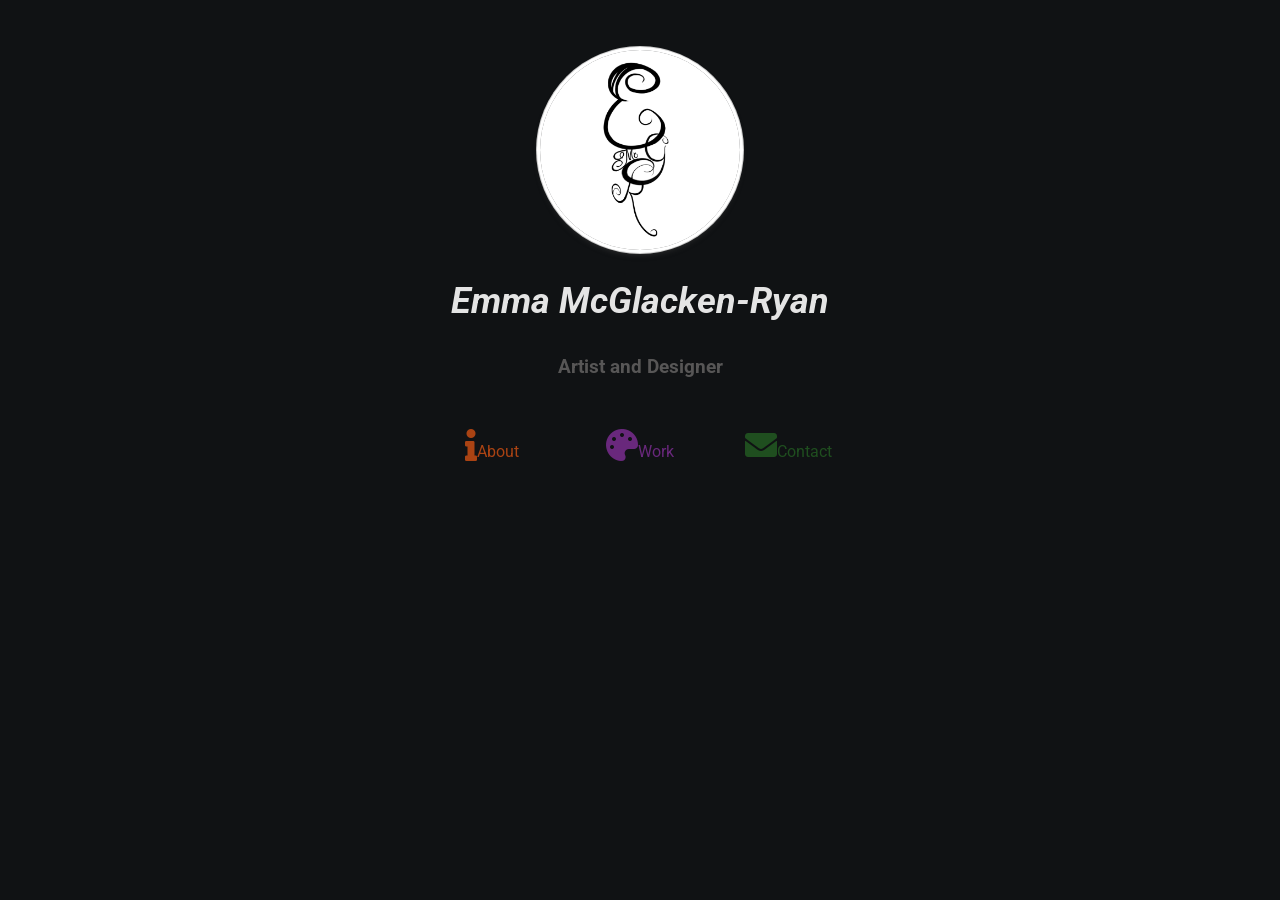
<file: index.html>
<!DOCTYPE html>
<html>
	
	<head>

        <meta charset="UTF-8">

        <meta name="viewport" content="width=device-width, initial-scale=1.0">
    
        <meta http-equiv="X-UA-Compatible" content="ie=edge">
    
		<link rel="stylesheet" href="https://use.fontawesome.com/releases/v5.4.1/css/all.css">
		
		<link href="https://fonts.googleapis.com/css?family=Roboto" rel="stylesheet">

        <link rel="stylesheet" href="./css/Homepage.css">

		<meta name="viewport" content="width=device-width,initial-scale=1,maximum-scale=1,user-scalable=no">

		<title>Emma McGlacken-Ryan</title>
	</head>
	<body>
	
	<div class="outer">
		<div class="inner">
            	<section class = "gap loadanimation">
				<img src="./images/Logo-Square.png" class="logo" alt="logo">
				</section>
                <section class = "gap loadanimation">
                <h1>Emma McGlacken-Ryan</h1>
				<h3 class="padDown">Artist and Designer</h3>
				</section>
			<section class = "tile">		
			<ul class="gap social">
				<li class="icon-about tile"><a href="./about.html"><i class="fas fa-info fa-2x"></i></ion-icon>About</a></li>
				<li class="icon-work tile"><a href="./work.html"><i class="fas fa-palette fa-2x"></i>Work</a></li>
				<li class="icon-email tile"><a href="./contact.html"><i class="fas fa-envelope fa-2x"></i>Contact</a></li>
			</ul>
			</section>
		</div>
	</div>
</body>
</html>
</file>
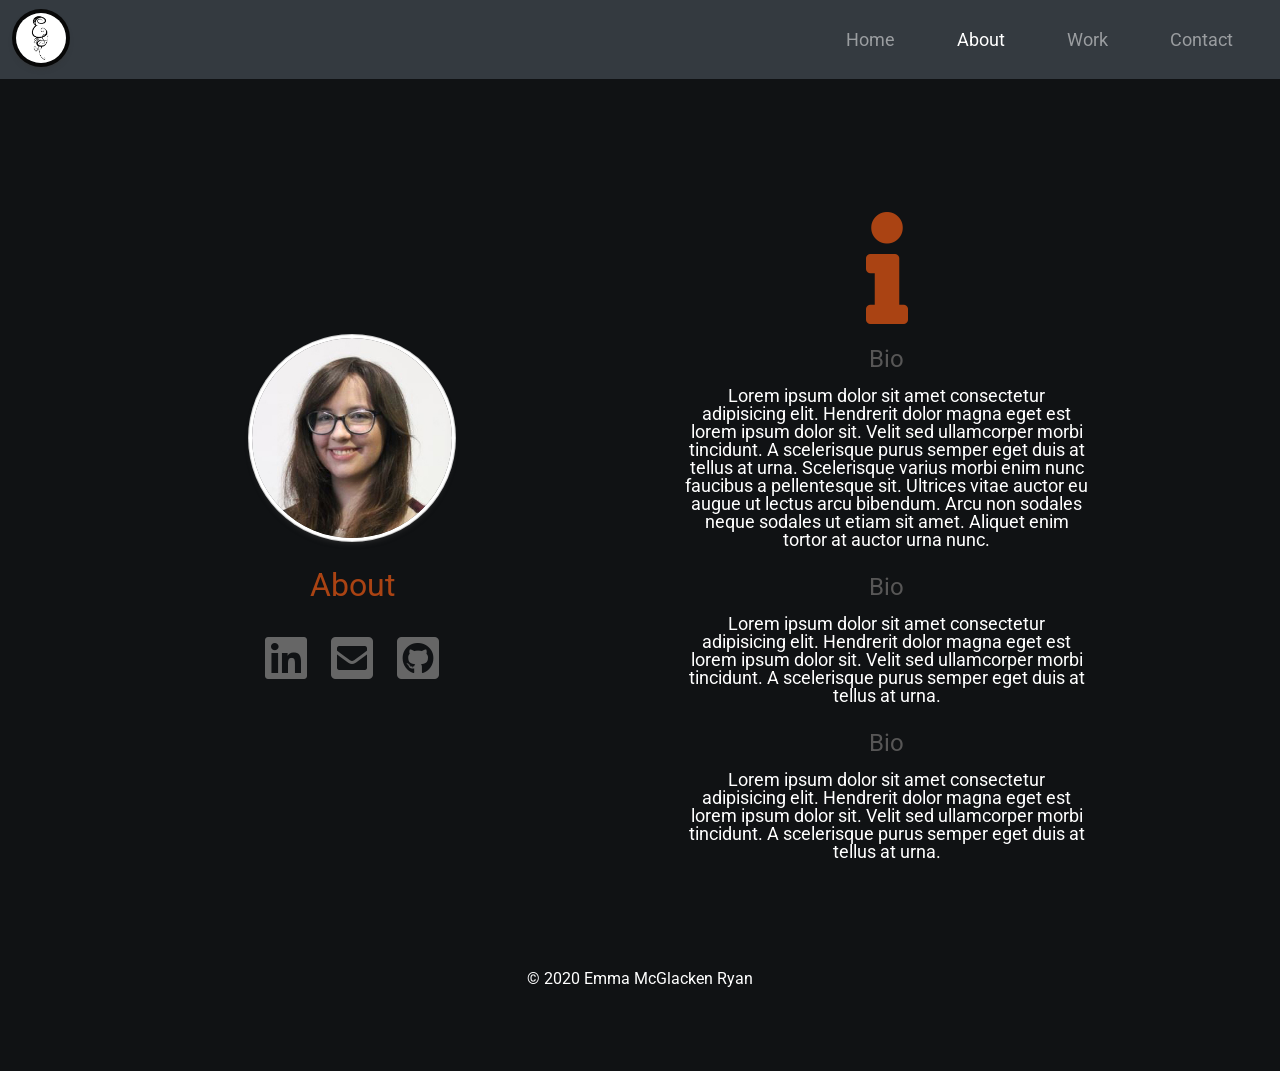
<file: about.html>
<!DOCTYPE html>
<html lang="en">
  <head>
    <meta charset="utf-8">

    <!-- scales the content to display well on mobiles/tablets -->
    <meta name="viewport" content="width=device-width, initial-scale=1">

    <title>Emma McGlacken Ryan</title>

    <!-- Bootstrap and FontAwesome cdn links -->
    <link rel="stylesheet" href="https://stackpath.bootstrapcdn.com/bootstrap/4.3.1/css/bootstrap.min.css" integrity="sha384-ggOyR0iXCbMQv3Xipma34MD+dH/1fQ784/j6cY/iJTQUOhcWr7x9JvoRxT2MZw1T" crossorigin="anonymous">
    <link rel="stylesheet" href="https://use.fontawesome.com/releases/v5.8.1/css/all.css" integrity="sha384-50oBUHEmvpQ+1lW4y57PTFmhCaXp0ML5d60M1M7uH2+nqUivzIebhndOJK28anvf" crossorigin="anonymous">
    <!-- My CSS -->
    <link rel="stylesheet" href="./css/stylesorange.css">
    <link rel="stylesheet" href="./css/Homepage.css">
  </head>

  <body>
    <!-- ==== NAV BAR (BOOTSTRAP) ===== -->
    <!-- "fixed-top" bootstrap class to fix the nav bar to the top of page.
         BUT, remember to add enough padding to the top of the <body> -->

      <button class="navbar-toggler" type="button" data-toggle="collapse" data-target="#navbarsExampleDefault" aria-controls="navbarsExampleDefault" aria-expanded="false" aria-label="Toggle navigation">
       <span class="navbar-toggler-icon"></span>
      </button>


  
      <nav class="navbar navbar-expand-md navbar-dark bg-dark fixed-top">

      <a class="navbar-brand" href="./index.html">
        <section class = "gap loadanimation">
          <img src="./images/Logo-Square.png" class="logo2">
          </section>

        </a>

      <div class="collapse navbar-collapse" id="navbarsExampleDefault">
        <a class="navbar-brand" href="./index.html"></a>
        <ul class="navbar-nav ml-auto">
          <div class="padding-left">
                  <li class="nav-item">
                        <a class="nav-link" href="./index.html">Home</a>
                  </li>
                </div>
          <div class="padding-left">
                  <li class="nav-item">
                        <a class="nav-link active" href="./about.html">About</a>
                  </li>
                </div>
          <div class="padding-left">
                  <li class="nav-item">
                        <a class="nav-link" href="./work.html">Work</a>
                  </li>
                </div>
          <div class="padding-left">
                  <li class="nav-item">
                        <a class="nav-link" href="./contact.html">Contact</a>
                  </li>
                </div>
        </ul>
      </div>
    </nav>
    <!-- ==== END NAV BAR ===== -->

    <main>

        <body>

            <div class="grid-2">

                <div class="section-1">
                  



                <div class="padding-under">
                    <section class = "gap loadanimation">
                    <img src="./images/SMPic-Square2.jpg" class="logo" class="logo">

                </div>

                <div class="padding-under-and-over">

                <h2>About</h2>

                </div>

                <a href="https://uk.linkedin.com/in/emma-mcglacken-ryan-b22967181"><i class="fab fa-linkedin fa-2x"></i></a>
                <a href="./Contact.html"><i class="fas fa-envelope-square fa-2x"></i></a>
                <a href="https://github.com/emcglackenr1"><i class="fab fa-github-square fa-2x"></i></a>

            
                    
                 

                </section>
                
        
                </div>
             
                <div class="section-2">

                  <div class="padding-under">

                  <div class="icon-work2"><i class="fas fa-info fa-7x"></i></div>

                </div>
                    <h3>Bio</h3>
                    <br>
                    <p>Lorem ipsum dolor sit amet consectetur adipisicing elit. Hendrerit dolor magna eget est lorem ipsum dolor sit. 
                      Velit sed ullamcorper morbi tincidunt. A scelerisque purus semper eget duis at tellus at urna. Scelerisque varius 
                      morbi enim nunc faucibus a pellentesque sit. Ultrices vitae auctor eu augue ut lectus arcu bibendum. Arcu non 
                      sodales neque sodales ut etiam sit amet. Aliquet enim tortor at auctor urna nunc.</p>
                      <br>
                    <h3>Bio</h3>
                    <br>
                    <p>Lorem ipsum dolor sit amet consectetur adipisicing elit. Hendrerit dolor magna eget est lorem ipsum dolor sit. 
                      Velit sed ullamcorper morbi tincidunt. A scelerisque purus semper eget duis at tellus at urna. </p>
                      <br>
        
                    <h3>Bio</h3>
                    <br>
                    <p>Lorem ipsum dolor sit amet consectetur adipisicing elit. Hendrerit dolor magna eget est lorem ipsum dolor sit. 
                      Velit sed ullamcorper morbi tincidunt. A scelerisque purus semper eget duis at tellus at urna. </p>
        
        
                </div>
        
            </div>


    </main>
</body>

    <aside class="aside1">


    </aside>
    <aside class="aside2">


    </aside>
      
    <footer>


      <p>©   2020 Emma McGlacken Ryan</p>


    </footer>



    <!-- Bootstrap needs the these 3 javascript links for things like carousel and modals to work properly.
         we also need jQuery for the code for the "scroll to the top" code in scripts.js -->
    <script src="https://code.jquery.com/jquery-3.3.1.min.js" integrity="sha256-FgpCb/KJQlLNfOu91ta32o/NMZxltwRo8QtmkMRdAu8=" crossorigin="anonymous"></script>
    <script src="https://cdnjs.cloudflare.com/ajax/libs/popper.js/1.14.7/umd/popper.min.js" integrity="sha384-UO2eT0CpHqdSJQ6hJty5KVphtPhzWj9WO1clHTMGa3JDZwrnQq4sF86dIHNDz0W1" crossorigin="anonymous"></script>
    <script src="https://stackpath.bootstrapcdn.com/bootstrap/4.3.1/js/bootstrap.min.js" integrity="sha384-JjSmVgyd0p3pXB1rRibZUAYoIIy6OrQ6VrjIEaFf/nJGzIxFDsf4x0xIM+B07jRM" crossorigin="anonymous"></script>
    <!-- our custom javascript -->
    <script src="./js/scripts.js"></script>
  </body>

</html>
</file>
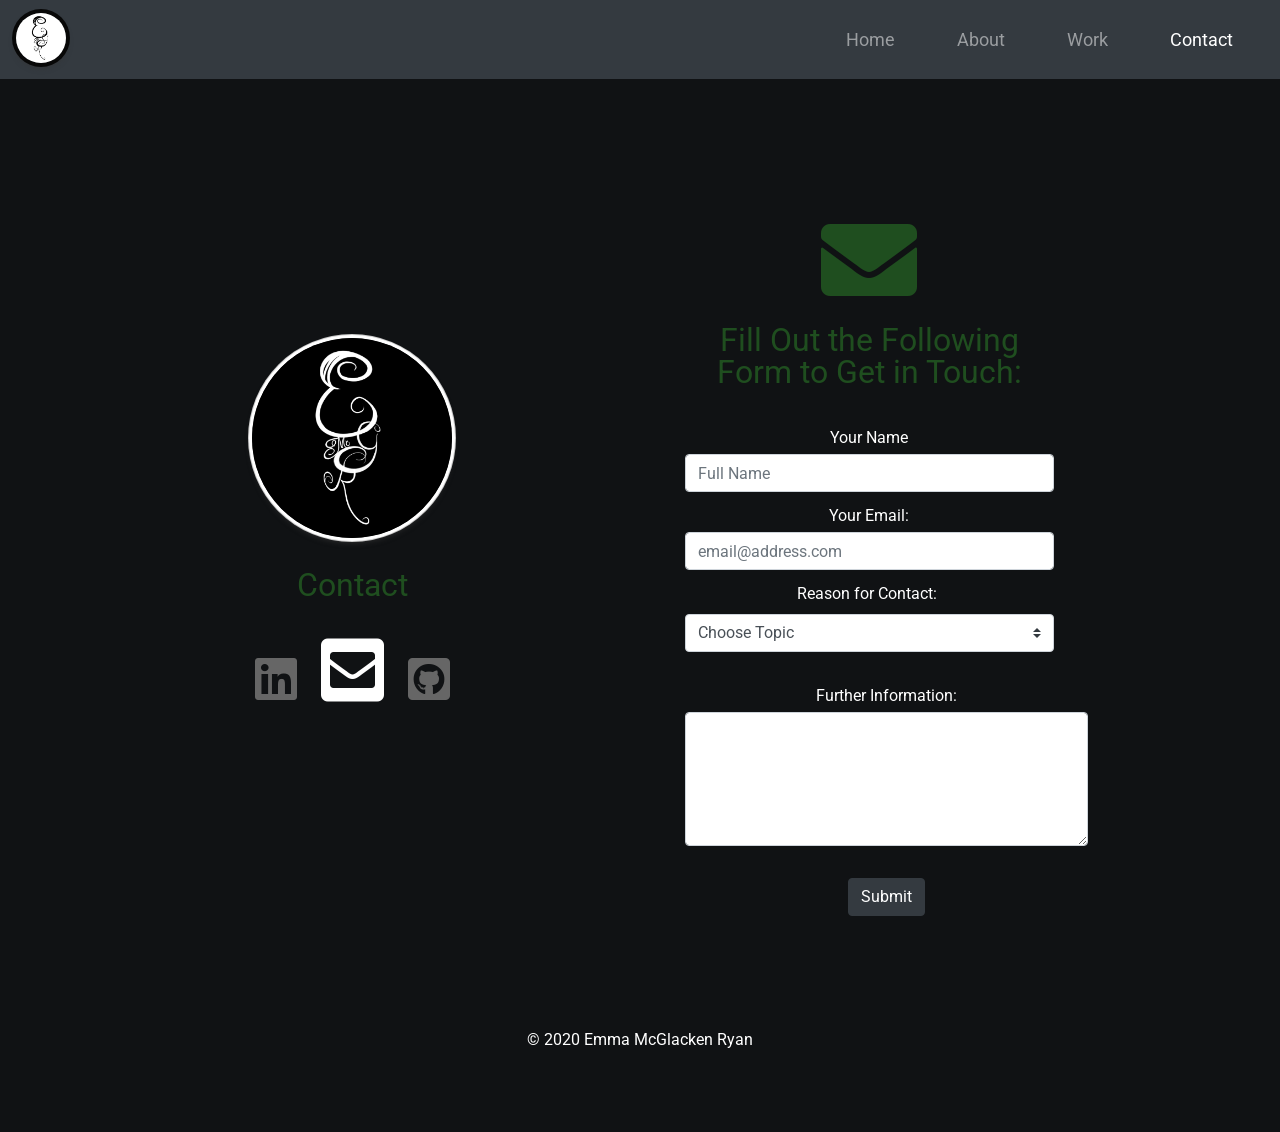
<file: Contact.html>
<!DOCTYPE html>
<html lang="en">
  <head>
    <meta charset="utf-8">

    <!-- scales the content to display well on mobiles/tablets -->
    <meta name="viewport" content="width=device-width, initial-scale=1">

    <title>Emma McGlacken Ryan</title>

    <!-- Bootstrap and FontAwesome cdn links -->
    <link rel="stylesheet" href="https://stackpath.bootstrapcdn.com/bootstrap/4.3.1/css/bootstrap.min.css" integrity="sha384-ggOyR0iXCbMQv3Xipma34MD+dH/1fQ784/j6cY/iJTQUOhcWr7x9JvoRxT2MZw1T" crossorigin="anonymous">
    <link rel="stylesheet" href="https://use.fontawesome.com/releases/v5.8.1/css/all.css" integrity="sha384-50oBUHEmvpQ+1lW4y57PTFmhCaXp0ML5d60M1M7uH2+nqUivzIebhndOJK28anvf" crossorigin="anonymous">
    <!-- My CSS -->
    <link rel="stylesheet" href="./css/stylesgreen.css">
    <link rel="stylesheet" href="./css/Homepage.css">
  </head>

  <body>

<!-- ==== NAV BAR ===== -->

<button class="navbar-toggler" type="button" data-toggle="collapse" data-target="#navbarsExampleDefault" aria-controls="navbarsExampleDefault" aria-expanded="false" aria-label="Toggle navigation">
  <span class="navbar-toggler-icon"></span>
 </button>

<nav class="navbar navbar-expand-md navbar-dark bg-dark fixed-top">

  <a class="navbar-brand" href="./index.html">
    <section class = "gap loadanimation">
      <img src="./images/Logo-Square.png" class="logo2">
      </section>

    </a>

  <div class="collapse navbar-collapse" id="navbarsExampleDefault">
    <a class="navbar-brand" href="./index.html"></a>
    <ul class="navbar-nav ml-auto">
      <div class="padding-left">
              <li class="nav-item">
                    <a class="nav-link" href="./index.html">Home</a>
              </li>
            </div>
      <div class="padding-left">
              <li class="nav-item">
                    <a class="nav-link" href="./about.html">About</a>
              </li>
            </div>
      <div class="padding-left">
              <li class="nav-item">
                    <a class="nav-link" href="./work.html">Work</a>
              </li>
            </div>
      <div class="padding-left">
              <li class="nav-item">
                    <a class="nav-link active" href="./contact.html">Contact</a>
              </li>
            </div>
    </ul>
  </div>
</nav>
<!-- ==== END NAV BAR ===== -->


    <main>

        <body>

            <div class="grid-2">

                <div class="section-1">

                <div class="padding-under">
                    <section class = "gap loadanimation">
                    <img src="./images/Logo-Square-Invert.png" class="logo" class="logo">

                </div>

                <div class="padding-under-and-over">

                  <h2>Contact</h2>
  
                  </div>

              

              <a href="https://uk.linkedin.com/in/emma-mcglacken-ryan-b22967181"><i class="fab fa-linkedin fa-2x"></i></a>
              <a class= "active"><i class="fas fa-envelope-square fa-3x"></i></a>
              <a href="https://github.com/emcglackenr1"><i class="fab fa-github-square fa-2x"></i></a>






                 

                </section>
                
        
                </div>

             
                <div class="section-2">

                      
                    <section>


                <div class="form-group">
                  <div class="form-row">
                      <div class="form-group col-md-11">


                        <div class="icon-contact2"><i class="fas fa-envelope fa-6x"></i></div>
                        <br>
                   
                  
                          <h2>Fill Out the Following Form to Get in Touch: </h2>
          
                          
          
                    

                  

                </div>
                   </div>
                    </div>

                <form>

                <div class="form-group">
                  <div class="form-row">
                      <div class="form-group col-md-11">

                <label for="inputEmail4">Your Name</label>
                <input type="name" class="form-control" id="inputEmail4" placeholder="Full Name">

                    </div>
                </div>

                <div class="form-group">
                  <div class="form-row">
                      <div class="form-group col-md-11">
                        <label for="inputEmail4">Your Email:</label>
                        <input type="email" class="form-control" id="inputEmail4" placeholder="email@address.com">

                      </div>
                </div>

                <div class="form-group">
                  <div class="form-row">
                      <div class="form-group col-md-11">

                      <label for="Topic">Reason for Contact:</label>

                       <label for="inlineFormCustomSelectPref"></label>
                          <select class="custom-select my-1 mr-sm-2" id="inlineFormCustomSelectPref">
                            <option selected>Choose Topic</option>
                            <option value="1">Commission Enquiries</option>
                            <option value="2">Workshop Enquiries</option>
                            <option value="3">Exhibition Enquiries</option>
                            <option value="4">General Questions</option>
                            <option value="5">Other (Please Explain Below)</option>
                          </select>
                  </div>
                  </div>
                  </div>
                          
                  <div class="form-group">
                    <div class="form-row">
                    <div class="form-group col-md-12">
                  <label for="comment">Further Information:</label>
                  <textarea class="form-control" rows="5" id="comment"></textarea>
                  </div>
                  </div>
                  </div>

                  <button type="submit" class="btn btn-dark">Submit</button>

                </div>
                </div>
        
            </div>


    </main>
</body>

    <aside class="aside1">


    </aside>
    <aside class="aside2">


    </aside>
      
    <footer>


      <p>©   2020 Emma McGlacken Ryan</p>


    </footer>



    <!-- Bootstrap needs the these 3 javascript links for things like carousel and modals to work properly.
         we also need jQuery for the code for the "scroll to the top" code in scripts.js -->
    <script src="https://code.jquery.com/jquery-3.3.1.min.js" integrity="sha256-FgpCb/KJQlLNfOu91ta32o/NMZxltwRo8QtmkMRdAu8=" crossorigin="anonymous"></script>
    <script src="https://cdnjs.cloudflare.com/ajax/libs/popper.js/1.14.7/umd/popper.min.js" integrity="sha384-UO2eT0CpHqdSJQ6hJty5KVphtPhzWj9WO1clHTMGa3JDZwrnQq4sF86dIHNDz0W1" crossorigin="anonymous"></script>
    <script src="https://stackpath.bootstrapcdn.com/bootstrap/4.3.1/js/bootstrap.min.js" integrity="sha384-JjSmVgyd0p3pXB1rRibZUAYoIIy6OrQ6VrjIEaFf/nJGzIxFDsf4x0xIM+B07jRM" crossorigin="anonymous"></script>
    <!-- our custom javascript -->
    <script src="./js/scripts.js"></script>
  </body>

</html>
</file>
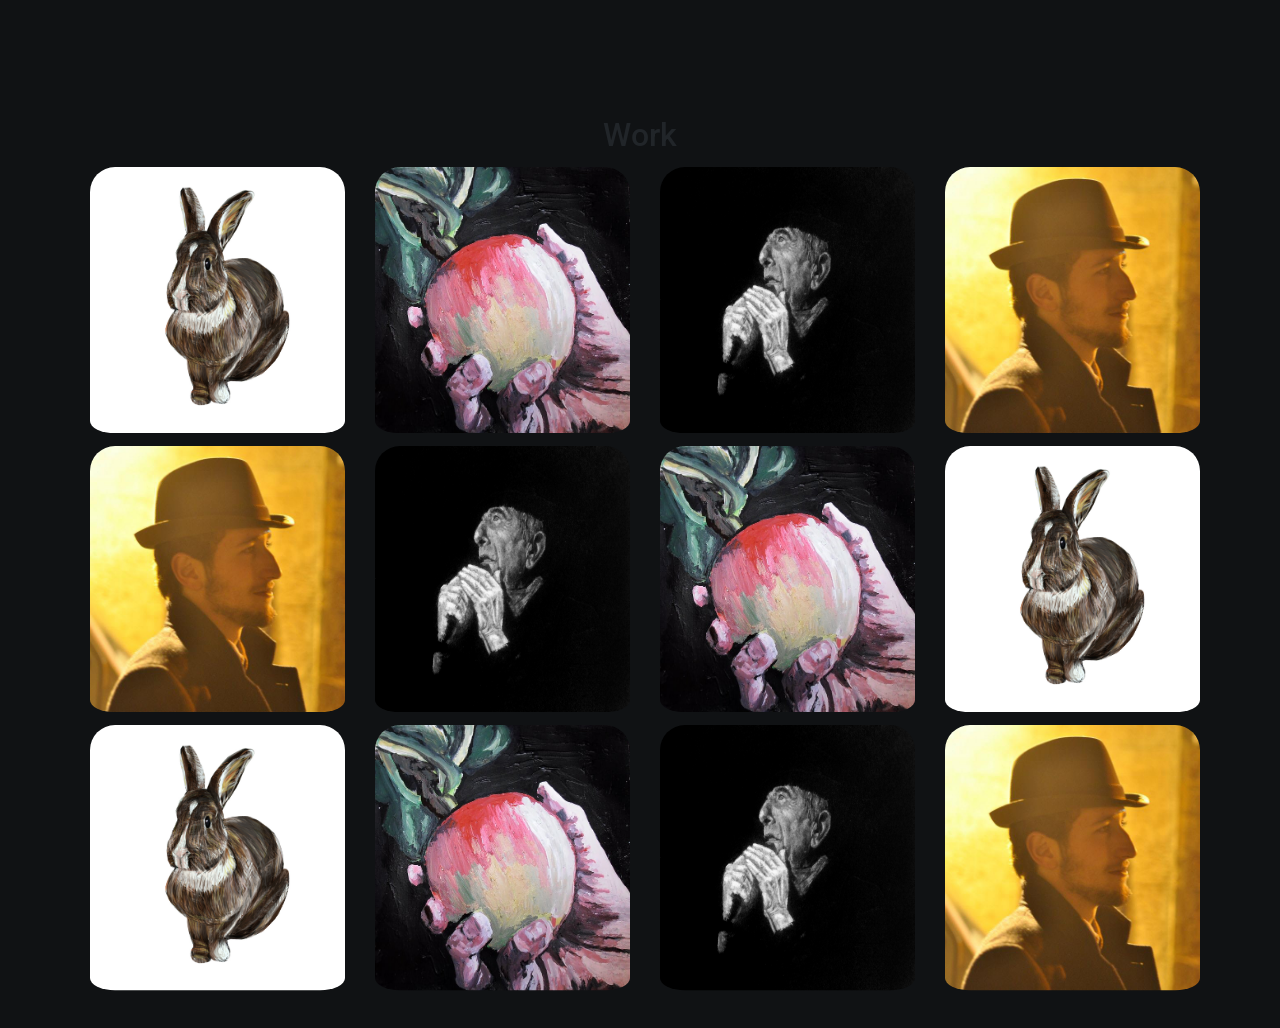
<file: work.html>
<!DOCTYPE html>
<html>
	
	<head>

        <meta charset="UTF-8">

        <meta name="viewport" content="width=device-width, initial-scale=1.0">
    
        <meta http-equiv="X-UA-Compatible" content="ie=edge">

        <!-- Bootstrap, Google Fonts and FontAwesome cdn links -->

        <link rel="stylesheet" href="https://stackpath.bootstrapcdn.com/bootstrap/4.3.1/css/bootstrap.min.css" integrity="sha384-ggOyR0iXCbMQv3Xipma34MD+dH/1fQ784/j6cY/iJTQUOhcWr7x9JvoRxT2MZw1T" crossorigin="anonymous">
    
		<link rel="stylesheet" href="https://use.fontawesome.com/releases/v5.4.1/css/all.css">
		
		<link href="https://fonts.googleapis.com/css?family=Roboto" rel="stylesheet">

        <!-- Custom CSS  -->

        <link rel="stylesheet" href="./css/contentPage.css">

		<meta name="viewport" content="width=device-width,initial-scale=1,maximum-scale=1,user-scalable=no">

		<title>Emma McGlacken-Ryan</title>
	</head>

	<body>

        <div class="collapse navbar-collapse" id="navbarsExampleDefault">
            <ul class="navbar-nav ml-auto">
              <li class="nav-item active">
                <a class="nav-link" href="./index.html">Home</a>
              </li>
              <li class="nav-item">
                <a class="nav-link" href="./about.html">About</a>
              </li>
              <li class="nav-item">
                <a class="nav-link" href="#">Contact</a>
              </li>
            </ul>
          </div>
        </nav>
        <!-- ==== END NAV BAR ===== -->

      <!-- ==== Work Sections grid ==== -->
      <!-- ==== numbers used to clearly indicate divs ==== -->
      <div class="main"> <!-- ==== main 1 ==== -->
      <div class="container" id="workHome"> <!-- ==== container 2 ==== -->
        <h2>Work</h2>
        
        
            <!-- may later wrap <img> within an <a> tag, to turn img into a link -->
                
                <div class="row"> <!-- ==== row 3 ==== -->
                    <div class="col-sm-6 col-lg-3">
                        <img src="./images/illustration.jpg" alt="Rabbit Illustration">
                    </div>

                    <div class="col-sm-6 col-lg-3">
                        <img src="./images/painting.JPG" alt="Hand Picking Apple">
                    </div>

                    <div class="col-sm-6 col-lg-3">
                        <img src="./images/charcoal1.jpg" alt="Leonard Cohen Chawk">
                    </div>

                    <div class="col-sm-6 col-lg-3">
                        <img src="./images/photography.jpg"  alt="Portrait of a Man">
                    </div>
                  </div> <!-- ==== END row ==== -->
	      
					<!-- ==== Next set  ==== -->
                              <div class="row"> <!-- ==== row  ==== -->
                                    <div class="col-sm-6 col-lg-3">
                                        <img src="./images/photography.jpg"  alt="Portrait of a Man">
                                    </div>

                                    <div class="col-sm-6 col-lg-3">
                                        <img src="./images/charcoal1.jpg" alt="Leonard Cohen Chawk">
                                    </div>

                                    <div class="col-sm-6 col-lg-3">
                                        <img src="./images/painting.JPG" alt="Hand Picking Apple">
                                    </div>

                                    <div class="col-sm-6 col-lg-3">
                                        <img src="./images/illustration.jpg" alt="Rabbit Illustration">
                                    </div>
                                   </div> <!-- ==== END row ==== -->
	      
	      
								<!-- ==== Next set  ==== -->

							   <div class="row"> <!-- ==== row ==== -->
							    <div class="col-sm-6 col-lg-3">
								<img src="./images/illustration.jpg" alt="Rabbit Illustration">
							    </div>

							    <div class="col-sm-6 col-lg-3">
								<img src="./images/painting.JPG" alt="Hand Picking Apple">
							    </div>

							    <div class="col-sm-6 col-lg-3">
								<img src="./images/charcoal1.jpg" alt="Leonard Cohen Chawk">
							    </div>

							    <div class="col-sm-6 col-lg-3">
								<img src="./images/photography.jpg"  alt="Portrait of a Man">
							    </div>
							</div><!-- ==== END row==== -->

      </div> <!-- ==== END container 2 ==== -->
      </div> <!-- ==== END main 1 ==== -->
      

</body>
</html>
</file>
<file: css/Homepage.css>
html, body, div, span, h2, h4, h5, h6, p,
img, ul, li, footer, header {
  margin: 0;
  padding: 0;
  border: 0;
  font: inherit;
  font-size: 100%;
  vertical-align: baseline;
  font-family: 'Roboto', sans-serif;
  text-decoration-color: #fff;
}

html {
  line-height: 1;
}

ol, ul {
  list-style: none;
}

table {
  border-collapse: collapse;
  border-spacing: 0;
}

caption, th, td {
  text-align: left;
  font-weight: normal;
  vertical-align: middle;
}

a img {
  border: none;
}

body {
  text-align: center;
  font-family: 'Roboto', sans-serif;
  background-color: #101214;
}

h1 {
  font-size: 2.25em;
  padding: 0 1em;
  font-style: italic;
  color: rgb(228, 228, 228);
}

h3 {
  color: rgb(87, 86, 86);
  padding: 0 1em;
  padding: 0em 0em 0em;
}

a {
  text-decoration: none;
}

img {
  max-width: 100%;
  height: auto;
}

.subhead {
  padding: 0;
  text-decoration-color:  rgb(87, 86, 86);
}

.padDown {
  padding: 0.5em 0em 0.5em;
  text-decoration-color: #fff;
}

.outer {
  padding: 20px;
  text-align: center;
  overflow-x: hidden;
}

.inner {
  display: inline-block;
  padding: 30px;
}

.logo {
  -moz-box-shadow: 0 0 0px 3px #fff, 0 0 0 4px #ccc, 0 4px 6px #333;
  -webkit-box-shadow: 0 0 0px 3px #fff, 0 0 0 4px #ccc, 0 4px 6px #333;
  box-shadow: 0 0 0px 3px #fff, 0 0 0 4px #ccc, 0 4px 6px #333;
  -moz-border-radius: 100px;
  -webkit-border-radius: 100px;
  border-radius: 100px;
  width: 200px;
  height: 200px;
}

/* Animations */

.loadanimation {
  animation: 1s ease-in-out both fadeIn;
}

.loadanimation2 {
  animation: 1s ease-in-out both fadeInRight;
}

@keyframes fadeInRight {
  0% {
    opacity: 0;
    -webkit-transform: translateX(200px);
  }
  100% {
    opacity: 1;
    -webkit-transform: translateX(0);
  }
}


.tile {
  animation: 1s ease-in-out both fadeIn;
}

.tile:nth-child(1) {
  animation-delay: 6s;
}

.tile:nth-child(2) {
  animation-delay: 6s;
}

.tile:nth-child(3) {
  animation-delay: 6s;
}


@keyframes fade-in {
  0% {
    0% {opacity: 0;}
    100% {opacity: 1;} 
  }
  
  100% {
    0% {opacity: 0;}
    100% {opacity: 1;} 
  }
}

/* Animations End */

.social li {
  position: relative;
  display: inline-block;
  vertical-align: middle;
  *vertical-align: auto;
  *zoom: 1;
  *display: inline;
  margin: .5em;
  -moz-transition: all 1s ease;
  -o-transition: all 1s ease;
  -webkit-transition: all 1s ease;
  transition: all 1s ease;
}

.social li:hover {
  -moz-transform: scale(1.25, 1.25);
  -ms-transform: scale(1.25, 1.25);
  -webkit-transform: scale(1.25, 1.25);
  transform: scale(1.25, 1.25);
  color: white;
}

.social li:before {
  position: absolute;
  width: 2em;
  margin-left: -1em;
  top: 1.5em;
  left: 50%;
}

.social li a {
  display: block;
  color: inherit;
  padding: 1em 1em 1em;
  width: 6em;
  overflow: hidden;
  white-space: nowrap;
  text-overflow: ellipsis;
}


.icon-email {
  color:#1f4e1f;
}

.icon-email:hover {
  background:#1f4e1f;
}

.icon-about {
  color:#aa4313;
}

.icon-about:hover {
  background:#aa4313;
}

.icon-work {
  color: #69287c;
}

.icon-work:hover {
  background:#69287c;
}
</file>
<file: css/stylesorange.css>
@import url('https://fonts.googleapis.com/css?family=Roboto');

html, body, div, span, h1, h2, h3, h4, h5, h6, p,
img, ul, li, footer, header {
  margin: 0;
  padding: 0;
  border: 0;
  font: inherit;
  font-size: 100%;
  vertical-align: baseline;
}

body {
  display: flex;  /* setting "display: flex" allows its children (e.g. "main" below) to use the "flex" property */
  flex-direction: column;
  padding-top: 56px;  /* allow enough space for a fixed navbar (56px is the height of the navbar here) */
  min-height: 100vh;  /* i.e minimum width is 100% of the "viewport height"... i.e the full screen height */
}

.container {
  padding-top: 60px;
  padding-bottom: 30px;
}

hr {
  /* add some fancy styling to the horizontal lines */
  width: 75%;
  border: 1.5px solid #ddd;
  border-radius: 50%;
}

.padding-left
{
    padding-left: 23px;
    padding-right: 23px;
}

.padding-under
{
    padding-bottom: 23px;
}

.padding-under-and-over
{
    padding-top: 5px;
    padding-bottom: 23px;
}

.padding-under-and-over-small
{
    padding-top: 5px;
    padding-bottom: 5px;
}



      /* trying to add a rounded border so that the colours of the first page continue
    padding-left: 23px;
    padding-right: 23px;
    border-radius: 25px;
    border:#69287c;
    border-radius: 15px;
    border-style: solid white;
    margin-bottom: black;
     */
    


.padding-RnL
{
    padding-right: 23px;
}



.nav-link {
    font-size: large;
}

.nav-link:hover {
    text-decoration: underline;
} 



main{
    grid-area: main;
    background-color: #101214;
    width: 100%;  /* fit the image within the div */
    margin: 100px 0;
    flex: 1;
    font-family: 'Roboto', sans-serif;
}

.grid-2{

    display: grid;
    grid-template-columns: repeat(2,1fr);

}

body{
    margin: 0;
    padding: 0;
    font-family: 'Roboto', sans-serif;
    background-color: #101214;
    color: white;
    font-size: medium;
}



h1, h4 .white{
    color: #fff;
}

h3 {
    color: #666;
    text-decoration: none;
    font-size: x-large;
}

a {
    color: #666;
    text-decoration: none;
}

h2 {
    color: #aa4313;
}

/* section 1 */

.section-1{

    padding-top: 22vh;
    padding-left: 5vw;
    text-align: center;
}



.section-1 p{

    font-size: medium;
    padding-bottom: 10px;
    margin:0;

}



.section-1 h2{

    font-size: xx-large;
    margin-bottom: 10px;

}



.section-1 a{

    font-size: x-large;
    padding: 10px;

}

/* section 2 */

.section-2{

    padding-top: 8vh;
    width: 70%;
    padding-left: 5vh;

}



.section-2 h2{

    font-size: xx-large;
    margin-bottom: 10px;

}



.section-2 p{

    font-size: large;
    padding-bottom: 10px;
    margin:0;

}



.section-2 a{

    display: block;
    padding: 5px;
    font-size: large;
    padding-left: 0;
    width: 100px;

}

/* animations / utilities */

.section-2 a:hover{

    font-size: large;
    color: #fff;
    cursor: pointer;
    transition: 0.2s;

}



.section-1 a:hover{

    color: #fff;
    cursor: pointer;
    transition: 0.3s;

}



.white:hover{

    position: relative;
    padding-left: 10px;

}



/* media queres */

@media(max-width:780px){

    .grid-2{

        grid-template-columns: 1fr;

    }

    .section-1{

        padding:0;

        padding-top: 5rem;

    }

    .section-2{

        padding: 0;

        padding-left: 1.5rem;

        padding-top: 2rem;

    }

}

aside1{
    grid-area: aside1;
}

aside2{
    grid-area: aside;
}





.container{
  display: grid;
  grid-template-rows: .1fr .1fr 5fr 1fr;
  grid-template-columns: 1.2fr 13fr 1.5fr;
  grid-template-areas: 
    "header header header"
    "nav nav nav"
    "aside1 main aside2"
    "footer footer footer"
    ;
  grid-gap: 0;
}

.HeaderAndLogo
{   background-color #101214;
    text-align: center;
    text-decoration-color: white;
}

.logo2 {
    -moz-box-shadow: 0 0 0px 3px rgb(8, 8, 8), 0 0 0 4px rgb(8, 8, 8), 0 4px 6px #333;
    -webkit-box-shadow: 0 0 0px 3px  rgb(8, 8, 8), 0 0 0 4px rgb(8, 8, 8), 0 4px 6px #333;
    box-shadow: 0 0 0px 3px rgb(8, 8, 8), 0 0 0 4px rgb(8, 8, 8), 0 4px 6px #333;
    -moz-border-radius: 100px;
    -webkit-border-radius: 100px;
    border-radius: 100px;
    width: 50px;
    height: 50px;
    
  }


  .logosmall {
    -moz-box-shadow: 0 0 0px 3px #fff, 0 0 0 4px #ccc, 0 4px 6px #333;
    -webkit-box-shadow: 0 0 0px 3px #fff, 0 0 0 4px #ccc, 0 4px 6px #333;
    box-shadow: 0 0 0px 3px #fff, 0 0 0 4px #ccc, 0 4px 6px #333;
    -moz-border-radius: 100px;
    -webkit-border-radius: 100px;
    border-radius: 100px;
    width: 50px;
    height: 50px;
    
  }


/* Float columns side by side */
.column {
float: left;
padding: 10px 10px;
}

/* Remove extra left and right margins, due to padding */
.row {margin: 0 -5px;}

/* Clear floats after the columns */
.row:after {
content: "";
display: table;
clear: both;
}

/* Responsive columns */
@media screen and (max-width: 600px) {
.column {
  width: 100%;
  display: block;
  margin-bottom: 20px;}
}


header{
    grid-area: header;
    background-color: #101214;
}


footer {
  display: flex;  /* allows use of "justify-content" property */
  justify-content: center;  /* horizontally centers the contents (the social icons) */
  background-color: #666;
  height: 100px;
  padding: 20px;
  grid-area: footer;
  background-color: #101214;
}

footer a {
  margin: 5px;
  text-decoration: none!important;
}

.icon-work2 {
    color:#aa4313;
  }
  
  .icon-work2:hover {
    color:#aa4313;
  }
</file>
<file: css/stylesgreen.css>
@import url('https://fonts.googleapis.com/css?family=Roboto');

html, body, div, span, h1, h2, h3, h4, h5, h6, p,
img, ul, li, footer, header {
  margin: 0;
  padding: 0;
  border: 0;
  font: inherit;
  font-size: 100%;
  vertical-align: baseline;
}

body {
  display: flex;  /* setting "display: flex" allows its children (e.g. "main" below) to use the "flex" property */
  flex-direction: column;
  padding-top: 56px;  /* allow enough space for a fixed navbar (56px is the height of the navbar here) */
  min-height: 100vh;  /* i.e minimum width is 100% of the "viewport height"... i.e the full screen height */
}

.container {
  padding-top: 60px;
  padding-bottom: 30px;
}

hr {
  /* add some fancy styling to the horizontal lines */
  width: 75%;
  border: 1.5px solid #ddd;
  border-radius: 50%;
}

.padding-left
{
    padding-left: 23px;
    padding-right: 23px;
}

.padding-under
{
    padding-bottom: 23px;
}

.padding-under-and-over
{
    padding-top: 5px;
    padding-bottom: 23px;
}

.padding-under-and-over-small
{
    padding-top: 5px;
    padding-bottom: 5px;
}



      /* trying to add a rounded border so that the colours of the first page continue
    padding-left: 23px;
    padding-right: 23px;
    border-radius: 25px;
    border:#69287c;
    border-radius: 15px;
    border-style: solid white;
    margin-bottom: black;
     */
    


.padding-RnL
{
    padding-right: 23px;
}



.nav-link {
    font-size: large;
}

.nav-link:hover {
    text-decoration: underline;
} 



main{
    grid-area: main;
    background-color: #101214;
    width: 100%;  /* fit the image within the div */
    margin: 100px 0;
    flex: 1;
    font-family: 'Roboto', sans-serif;
}

.grid-2{

    display: grid;
    grid-template-columns: repeat(2,1fr);

}

body{
    margin: 0;
    padding: 0;
    font-family: 'Roboto', sans-serif;
    background-color: #101214;
    color: white;
    font-size: medium;
}



h1, h4 .white{
    color: #fff;
}

h3 {
    color: #666;
    text-decoration: none;
    font-size: x-large;
}

a {
    color: #666;
    text-decoration: none;
}

h2 {
    color: #1f4e1f;
}

/* section 1 */

.section-1{

    padding-top: 22vh;
    padding-left: 5vw;
    text-align: center;
}



.section-1 p{

    font-size: medium;
    padding-bottom: 10px;
    margin:0;

}



.section-1 h2{

    font-size: xx-large;
    margin-bottom: 10px;

}



.section-1 a{

    font-size: x-large;
    padding: 10px;

}

/* section 2 */

.section-2{

    padding-top: 8vh;
    width: 70%;
    padding-left: 5vh;

}



.section-2 h2{

    font-size: xx-large;
    margin-bottom: 10px;

}



.section-2 p{

    font-size: large;
    padding-bottom: 10px;
    margin:0;

}



.section-2 a{

    display: block;
    padding: 5px;
    font-size: large;
    padding-left: 0;
    width: 100px;

}

/* animations / utilities */

.section-2 a:hover{

    font-size: large;
    color: #fff;
    cursor: pointer;
    transition: 0.2s;

}



.section-1 a:hover{

    color: #fff;
    cursor: pointer;
    transition: 0.3s;

}



.white:hover{

    position: relative;
    padding-left: 10px;

}



/* media queres */

@media(max-width:780px){

    .grid-2{

        grid-template-columns: 1fr;

    }

    .section-1{

        padding:0;

        padding-top: 5rem;

    }

    .section-2{

        padding: 0;

        padding-left: 1.5rem;

        padding-top: 2rem;

    }

}

aside1{
    grid-area: aside1;
}

aside2{
    grid-area: aside;
}





.container{
  display: grid;
  grid-template-rows: .1fr .1fr 5fr 1fr;
  grid-template-columns: 1.2fr 13fr 1.5fr;
  grid-template-areas: 
    "header header header"
    "nav nav nav"
    "aside1 main aside2"
    "footer footer footer"
    ;
  grid-gap: 0;
}

.HeaderAndLogo
{   background-color #101214;
    text-align: center;
    text-decoration-color: white;
}

.logo2 {
    -moz-box-shadow: 0 0 0px 3px rgb(8, 8, 8), 0 0 0 4px rgb(8, 8, 8), 0 4px 6px #333;
    -webkit-box-shadow: 0 0 0px 3px  rgb(8, 8, 8), 0 0 0 4px rgb(8, 8, 8), 0 4px 6px #333;
    box-shadow: 0 0 0px 3px rgb(8, 8, 8), 0 0 0 4px rgb(8, 8, 8), 0 4px 6px #333;
    -moz-border-radius: 100px;
    -webkit-border-radius: 100px;
    border-radius: 100px;
    width: 50px;
    height: 50px;
    
  }


  .logosmall {
    -moz-box-shadow: 0 0 0px 3px #fff, 0 0 0 4px #ccc, 0 4px 6px #333;
    -webkit-box-shadow: 0 0 0px 3px #fff, 0 0 0 4px #ccc, 0 4px 6px #333;
    box-shadow: 0 0 0px 3px #fff, 0 0 0 4px #ccc, 0 4px 6px #333;
    -moz-border-radius: 100px;
    -webkit-border-radius: 100px;
    border-radius: 100px;
    width: 50px;
    height: 50px;
    
  }


/* Float columns side by side */
.column {
float: left;
padding: 10px 10px;
}

/* Remove extra left and right margins, due to padding */
.row {margin: 0 -5px;}

/* Clear floats after the columns */
.row:after {
content: "";
display: table;
clear: both;
}

/* Responsive columns */
@media screen and (max-width: 600px) {
.column {
  width: 100%;
  display: block;
  margin-bottom: 20px;}
}


header{
    grid-area: header;
    background-color: #101214;
}


footer {
  display: flex;  /* allows use of "justify-content" property */
  justify-content: center;  /* horizontally centers the contents (the social icons) */
  background-color: #666;
  height: 100px;
  padding: 20px;
  grid-area: footer;
  background-color: #101214;
}

footer a {
  margin: 5px;
  text-decoration: none!important;
}

.icon-contact2 {
    color: #1f4e1f;
  }
  
  .icon-contact2:hover {
    color:  #1f4e1f;
  }
</file>
<file: css/contentPage.css>
html {
  font-family: 'Roboto', sans-serif;
  
}


body {
    display: flex;  
    flex-direction: column;
    padding-top: 56px;  
    min-height: 100vh;  
    text-align: center;
    background-color: #101214;
  }
  
  main {
    flex: 1;  
 }

 .container {
    padding-top: 60px;
    padding-bottom: 30px;
 }

#workHome img{
    width: 100%;  /* fit the image within the div */
    height: 100%;
    margin: 5px 5px;
    border-radius: 25px;
    padding-bottom: 5%;
  }

  #workHome img:hover {
   filter:invert(10%);  /* change color when hover over image */
} /* Consider adding text that appears when you hover over the image */
</file>
